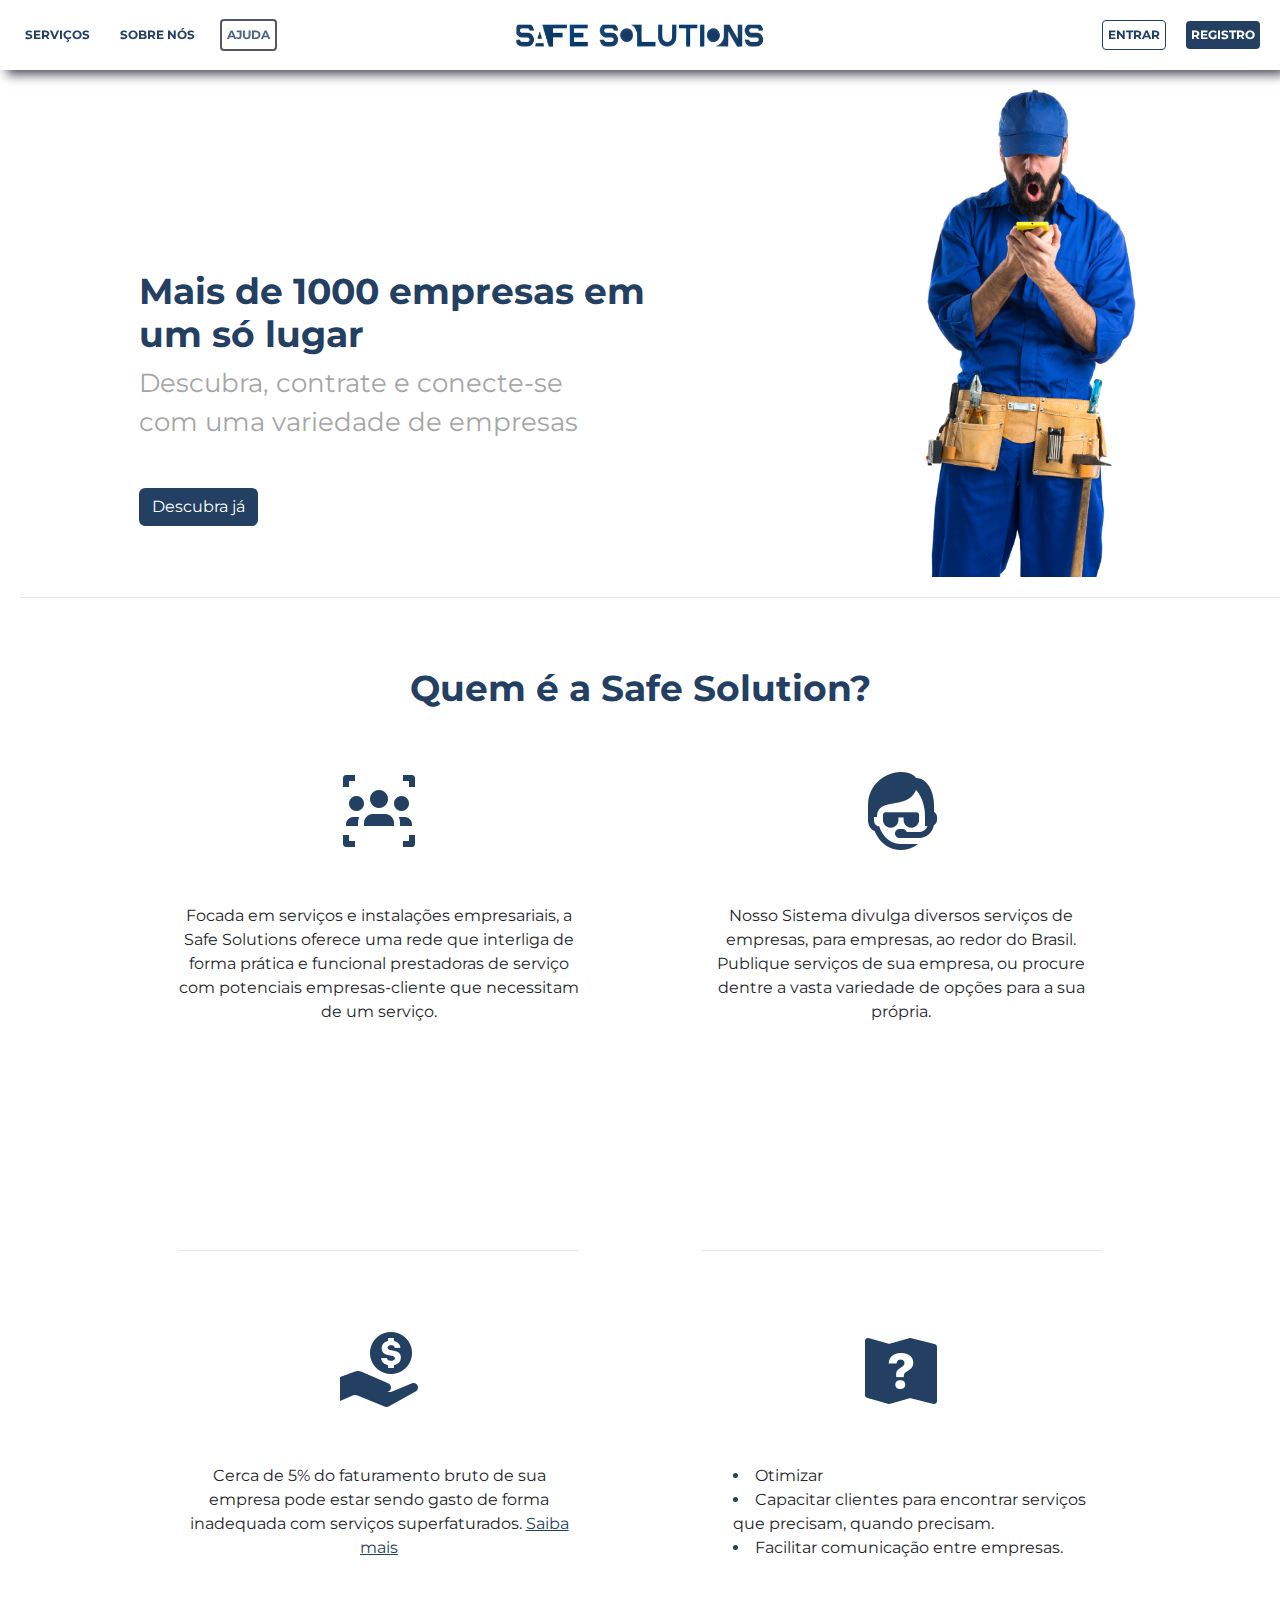
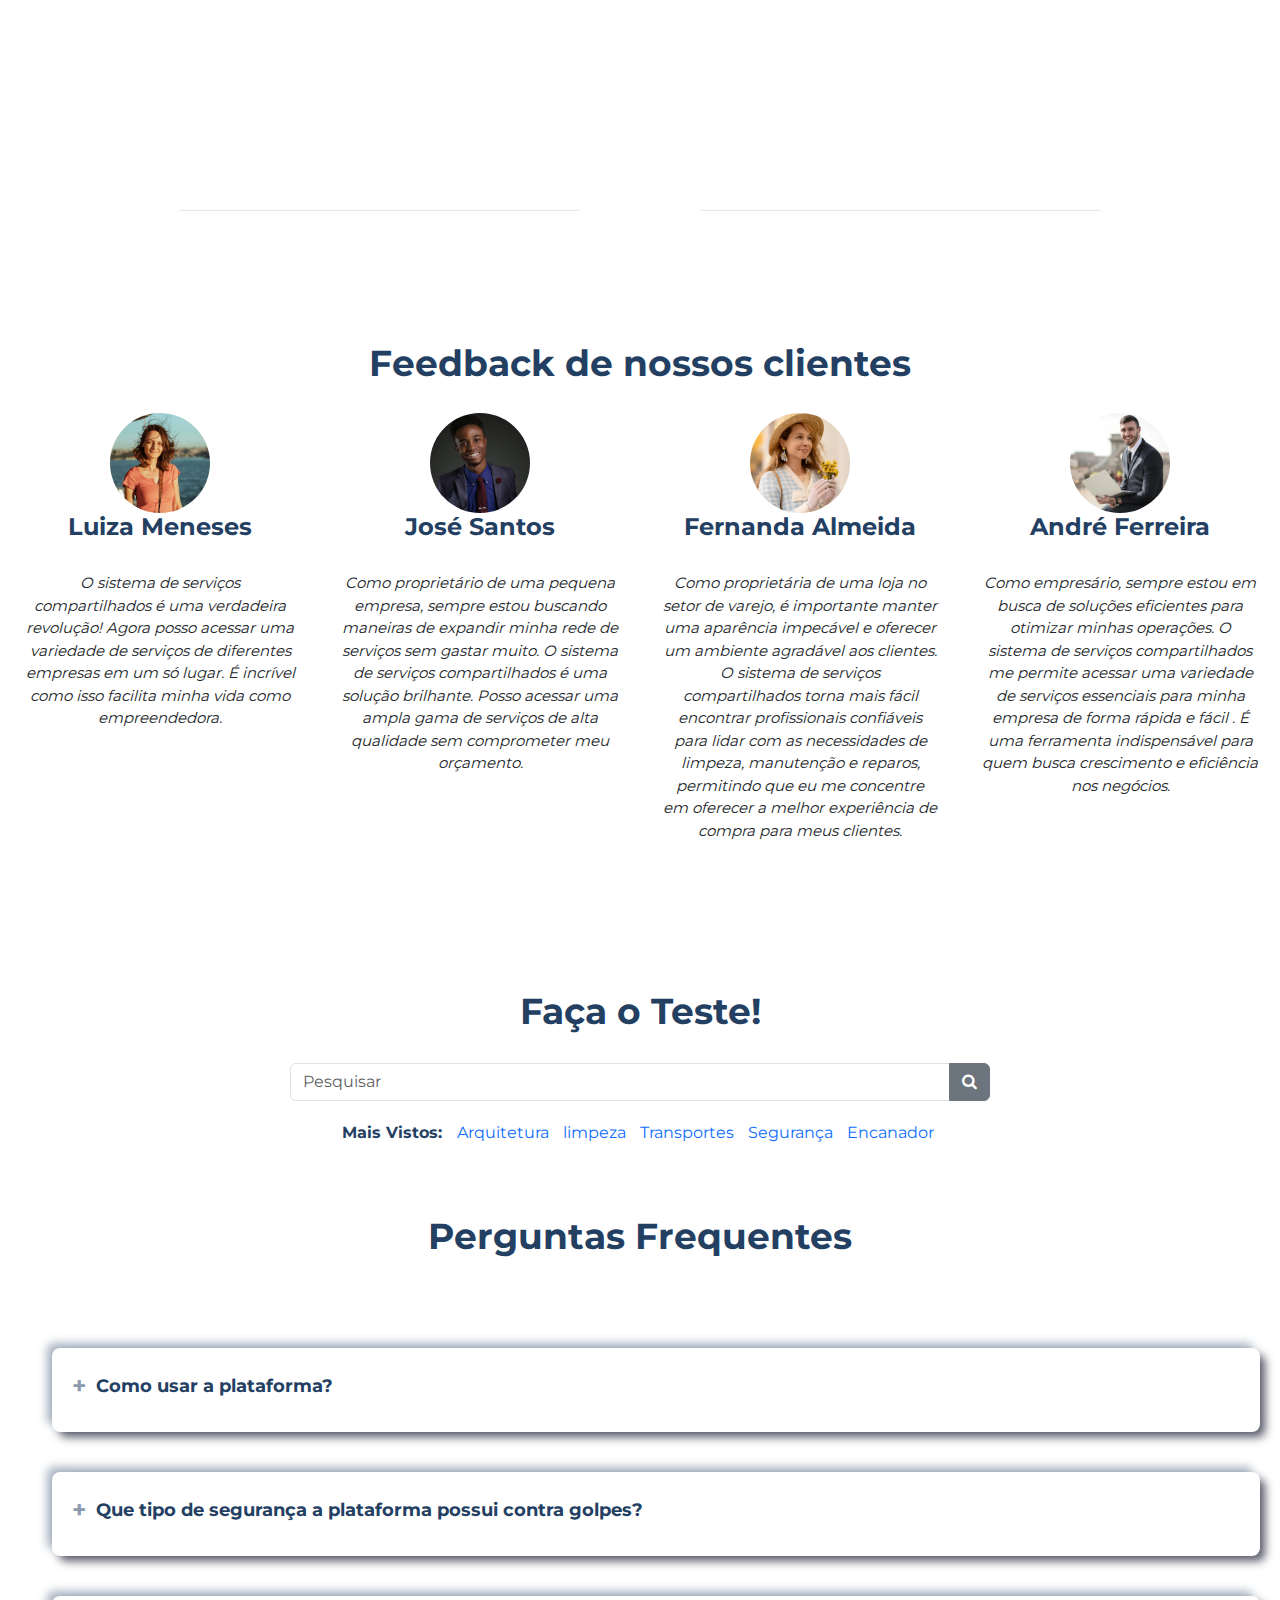
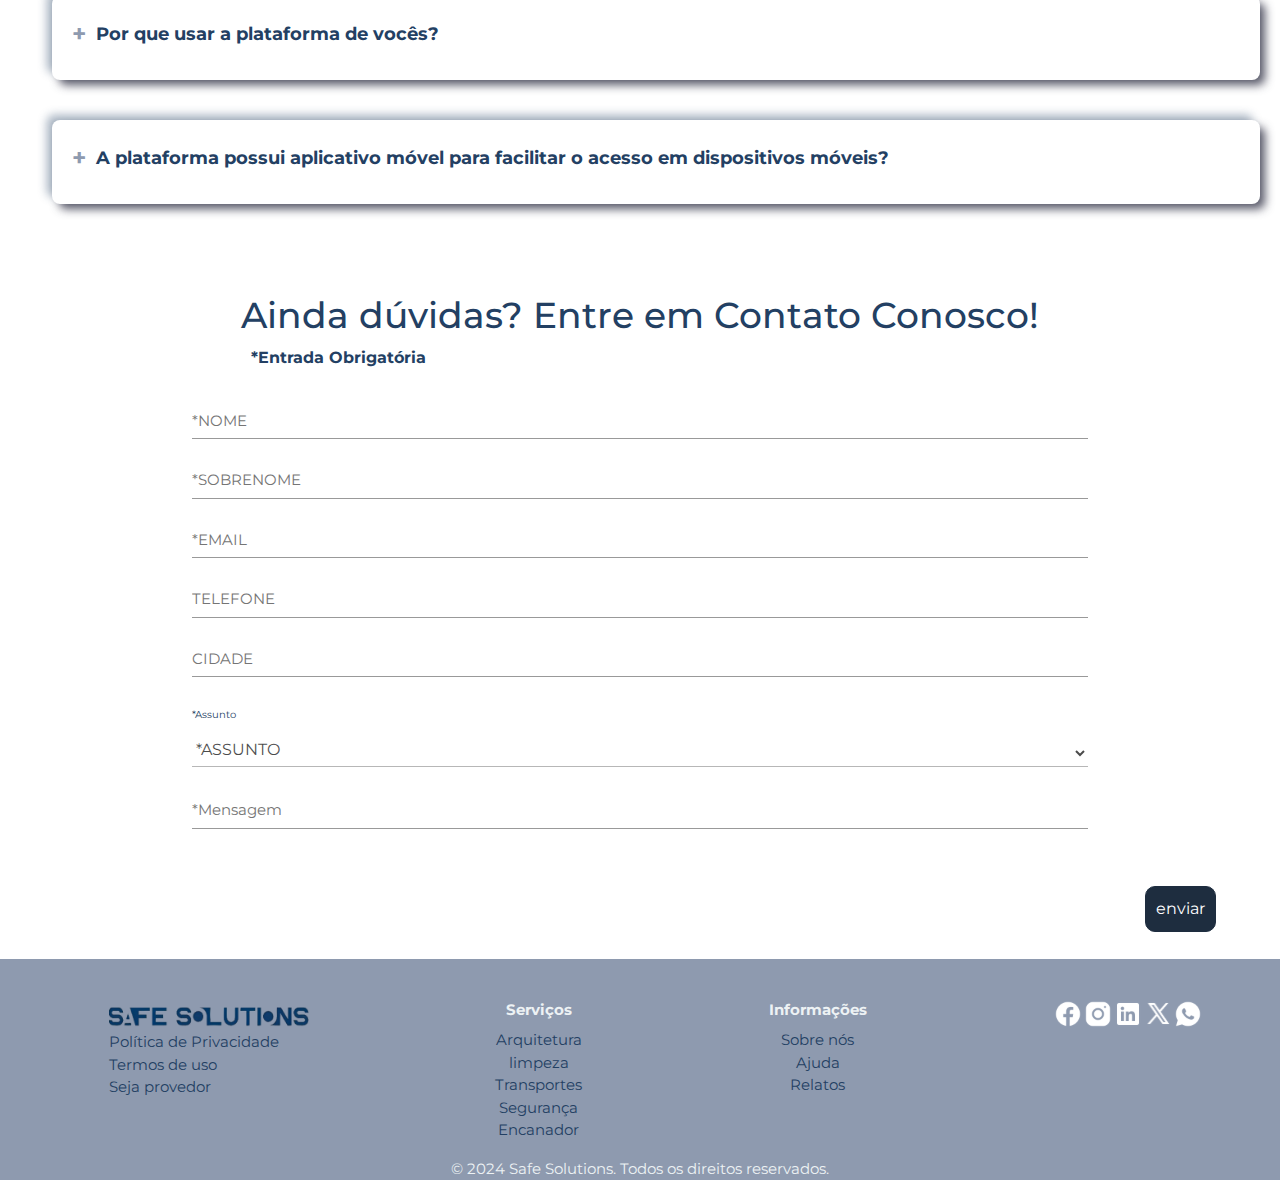
<file: index.html>
<!DOCTYPE html>
<html lang="pt-br">
<head>
    <meta charset="UTF-8">
    <meta http-equiv="X-UA-Compatible" content="IE=edge">
    <meta name="viewport" content="width=device-width, initial-scale=1.0">

    <title>Safe Solutions</title>

    <link rel="stylesheet" href="https://cdn.jsdelivr.net/npm/bootstrap@4.0.0/dist/css/bootstrap.min.css" integrity="sha384-Gn5384xqQ1aoWXA+058RXPxPg6fy4IWvTNh0E263XmFcJlSAwiGgFAW/dAiS6JXm" crossorigin="anonymous">
    <link rel="stylesheet" href="bootstrap-5.3.3-dist/bootstrap-5.3.3-dist/css/bootstrap.min.css">
    <link rel="stylesheet" href="padronizacao/padrao.css">
    <link rel="stylesheet" href="css/index.css">
    <link rel="preconnect" href="https://fonts.googleapis.com">
    <link rel="preconnect" href="https://fonts.gstatic.com" crossorigin>
    <link rel="icon" href="img/icon-logo.png">
    <link rel='stylesheet' href='https://cdnjs.cloudflare.com/ajax/libs/font-awesome/4.7.0/css/font-awesome.min.css'>
    
    
</head>
<body >
    <!-- Botao de voltar ao topo -->
    <button id="botaoScroll" onclick="voltartopo()">&uarr;</button>


    <header class="header" id="header">      
        <!-- Menu versão mobile -->
        <div class="menuOculto" id="menuOculto">
            <button class="btn-close-x" onclick="fecharNav()">&times;</button>
            <a href="#" id="active">AJUDA</a>
            <a href="#">SERVIÇOS</a>
            <a href="#">SOBRE NÓS</a>
            <a href="#">ENTRAR</a>
        </div>

        <!-- Menu da Versão Desktop -->
        <div class="elements-header">
            
            <img src="img/Menu.svg" alt="Menu" id="elements-header" style="font-size: 30px; cursor: pointer;" onclick="abrirNav()">

            <div class="elementsHeader-desktop">
                <a href="#">SERVIÇOS</a>
                <a href="#">SOBRE NÓS</a>
                <a href="#" id="active">AJUDA</a>
            </div>
            <div class="logo">
                <a href="#" id="logo-header"><img src="img/Logo.png" alt=""></a>
            </div>
            <div class="left-header-desktop">
                <a href="#" class="login">ENTRAR</a>
                <a href="#" class="registro">REGISTRO</a>
            </div>
        </div>
    </header>


      <!-- Botão disponível apenas no mobile. Junte-se a nós -->
      <button class="btn-primary d-lg-none btn-block joinUs">Seja Provedor <img src="img/Fast forward.png" alt=""></button>

    <!--Área com todos os textos do corpo do site, Cada div text é um texto com seu icone,
    falta alterá-lo de acordo com o novo figma, está totalmente responsivo ja.-->
    <main class="main-content">
        <!-- Imagem divulgando serviços - Inicio -->
         <div class="firstImage d-flex fade-in">
            <div class="leftContent">
                <h4>Mais de 1000 empresas em <br> um só lugar</h4>
                <p>Descubra, contrate e conecte-se <br> com uma variedade de empresas</p>
                <button class="text-button btn">Descubra já</button>
            </div>
            <div class="rightContent">
                <img src="img/firstImage/plumber-talking-mobile.jpg" alt="Engineer">
            </div>
         </div>

       
        

        <h4 id="quemSomos" class="title-main-text fade-in">Quem é a Safe Solution?</h4>
        <section class="text-body fade-in">
            <div class="Text">
                
                <img src="img/Safety.svg" alt="Icon" class="icon-main-text">
                <p> Focada em serviços e instalações  empresariais, a Safe Solutions
                    oferece uma rede que interliga de forma prática e funcional 
                    prestadoras de serviço com potenciais empresas-cliente que 
                    necessitam de um serviço.</p>
            </div>
            <div class="Text">
                
                <img src="img/tecnico_itb.svg" alt="tecnico_itb" class="icon-main-text">
                <p>Nosso Sistema divulga diversos serviços de empresas, para empresas, ao redor do Brasil.
                    Publique serviços de sua empresa, ou procure dentre a vasta variedade de opções para
                    a sua própria.
                </p>
            </div>
            
            <div class="Text">
               
                <img src="img/gastos.svg" alt="Icon" class="icon-main-text">
                <p>Cerca de 5% do faturamento bruto de sua empresa pode estar
                    sendo gasto de forma inadequada com serviços superfaturados.
                    <span>
                    <a href="https://www.solucoesdynamicair.com.br/blog/atencao-aos-custos-de-manutencao-em-sua-industria" target="_blank" style="color: #234063; text-decoration: underline;">
                        Saiba mais</a>
                </span>
                </p>
            </div>
            <div class="Text">
                <img src="img/Quest.svg" alt="Quest" class="icon-main-text">
                <ul class="list">
                    <li>
                      Otimizar
                    </li>
                    <li>
                        Capacitar clientes para encontrar serviços que precisam, quando precisam.
                    </li>
                    <li>
                        Facilitar comunicação entre empresas.
                    </li>
                </ul>
            </div>
        </section>

         <!--Divulgação do app Mobile - INICIO -->
         <div class="applicationMobile d-flex d-lg-none">
            <h4>BAIXE NOSSO APLICATIVO</h4>
            <p>Gerenciamento de serviços na palma da mão</p>
            <div class="aplicationLinks mt-5 mb-5">
                    <a href="#" class="pr-4"><img src="img/aplication/disponivel-google-play-badge 1.png" width="150" alt="GOOGLE PLAY"></a>
                    <a href="#"><img src="img/aplication/disponivel-na-app-store-botao 1.png" width="150" alt="APP STORE"></a>
            </div>

            <img src="img/aplication/BAIXE NOSSO APLICATIVO.png" width="400" alt="CELLPHONE" class="cellphone">
                
        </div>
    </main>
        <!-- Feedbacks de outros Clientes -->
        <section id="relatos" class="comments-area fade-in">
            <h4 class="title-main-text">Feedback de nossos clientes</h4>
            <div class="comments">
                <div class="container">
                <img src="img/woman1.png" alt="">
                <h4 class="peopleName">Luiza Meneses</h4>
                <p>O sistema de serviços compartilhados
                    é uma verdadeira revolução! Agora posso
                    acessar uma variedade de serviços de
                    diferentes empresas em um só lugar. É 
                    incrível como isso facilita minha vida como 
                    empreendedora.</p>
            </div>
            <div class="container">
                <img src="img/man1.png" alt="">
                <h4 class="peopleName">José Santos</h4>
                <p>Como proprietário de uma pequena empresa,
                    sempre estou buscando maneiras de expandir 
                    minha rede de serviços sem gastar muito. O
                    sistema de serviços compartilhados é uma 
                    solução brilhante. Posso acessar uma ampla
                    gama de serviços de alta qualidade sem comprometer
                    meu orçamento.</p>
            </div>
            <div class=" container">
                <img src="img/woman2.png" alt="">
                <h4 class="peopleName">Fernanda Almeida</h4>
                <p>Como proprietária de uma loja no setor 
                    de varejo, é importante manter uma 
                    aparência impecável e oferecer um 
                    ambiente agradável aos clientes. O 
                    sistema de serviços compartilhados 
                    torna mais fácil encontrar profissionais 
                    confiáveis para lidar com as necessidades 
                    de limpeza, manutenção e reparos, permitindo
                    que eu me concentre em oferecer a 
                    melhor experiência de compra para 
                    meus clientes.
                </p>
            </div>
            <div class="container">
                <img src="img/man2.png" alt="">
                <h4 class="peopleName">André Ferreira</h4>
                <p>Como empresário, sempre estou em busca
                    de soluções eficientes para otimizar
                    minhas operações. O sistema de serviços
                    compartilhados me permite acessar uma
                    variedade de serviços essenciais para 
                    minha empresa de forma rápida e fácil
                    . É uma ferramenta indispensável para
                    quem busca crescimento e eficiência 
                    nos negócios.</p>
            </div>
        </div>
        </section>

        <!-- Barra de pesquisa + Categorias - Inicio -->
        <section class="categorias">
            <h4 class="title-main-text">Faça o Teste!</h4>
            <div class="input-group">
                
                <input type="text" class="form-control" placeholder="Pesquisar">
                <div class="input-group-append">
                    <button class="btn btn-secondary" type="button">
                        <i class="fa fa-search"></i>
                     </button>
                </div>

            </div>
            
        </section>
        <div class="links d-flex">
            <strong>Mais Vistos:</strong>
            <div class="servicos-links">
                <a href="#">Arquitetura</a>
                <a href="#">limpeza</a>
                <a href="#">Transportes</a>
                <a href="#">Segurança</a>
                <a href="#">Encanador</a>
            </div>
        </div>

        
        <!-- Barra de pesquisa + Categorias - FIM -->


        <section class="FAQ">
            <h4 class="title-main-text blue2 align-text">Perguntas Frequentes</h4>
            <ul class="FAQ-container">
                <li>
                    <input type="radio" name="faq" id="firstFAQ" >
                    <label for="firstFAQ">Como usar a plataforma?</label>
                    <div class="faq-content">
                        <p>
                        Como Provedor - você pode divulgar os serviços que sua empresa disponibiliza. <br/>  
                        Como Cliente - Você poderá ter acesso a diversoso serviços disponiveis.
                        </p>
                    </div>
                </li>
                <li>
                    <input type="radio" name="faq" id="secondFAQ">
                    <!-- placeholder -->
                    <label for="secondFAQ">Que tipo de segurança a plataforma possui contra golpes?</label>
                    <div class="faq-content">
                        <p>
                            Instalações e serviços empresariais, no geral, demandam muitas etapas, 
                            um contato individual com as servidoras, e uma burocracia que precisa
                            perder espaço com a rapidez do mercado moderno. A grandiosa vantagem 
                            da Safe Soluction© é reunir todas as etapas do processo num único lugar,
                            otimizando tempo e unificando também a contatação para todas as empresas,
                            sejam elas prestadoras ou solicitantes de serviços.</p>
                    </div>
                </li>
                <li>
                    <input type="radio" name="faq" id="thirdFAQ">
                    <label for="thirdFAQ">Por que usar a plataforma de vocês?</label>
                    <div class="faq-content">
                        <p>
                            Instalações e serviços empresariais, no geral, demandam muitas etapas, 
                            um contato individual com as servidoras, e uma burocracia que precisa
                            perder espaço com a rapidez do mercado moderno. A grandiosa vantagem 
                            da Safe Soluction© é reunir todas as etapas do processo num único lugar,
                            otimizando tempo e unificando também a contatação para todas as empresas,
                            sejam elas prestadoras ou solicitantes de serviços.
                        </p>
                    </div>
                </li>
                <li>
                    <input type="radio" name="faq" id="fourthFAQ">
                    <label for="fourthFAQ">A plataforma possui aplicativo móvel para facilitar o acesso em dispositivos móveis?</label>
                    <div class="faq-content">
                        <p>
                            Sim, a plataforma possui uma versão mobile, que está disponível para Android e IOS. O aplicativo é essencial para quem busca praticidade e um acompanhamento
                        dos serviços e contatações mesmo longe dos dispositivos desktop.
                        </p>
                    </div>
                </li>
            </ul>

        </section>
        

        <form id="ajuda" class="forms">
            <div class="forms-title">
                <h4>Ainda dúvidas? Entre em Contato Conosco!</h4>
                <p>*Entrada Obrigatória</p>
            </div>
                <div class="forms-data">
                    <input type="text" placeholder="*NOME" onfocus="focusName()" id="name">
                    <input type="text" placeholder="*SOBRENOME">
                    <input type="email" placeholder="*EMAIL">
                    <input type="tel" placeholder="TELEFONE">
                    <input type="text" placeholder="CIDADE">
                    <div class="razao">
                    <p>*Assunto</p>
                    <select name="Assunto" id="Assunto">
                        <option value="Assunto" selected>*ASSUNTO</option>
                        <option value="Reclamacao" >RECLAMAÇÃO</option>
                        <option value="Elogio" >ELOGIO</option>
                        <option value="Informacao" >INFORMAÇÃO</option>
                    </select>
                    <div class="textarea">
                        <textarea  rows="1" placeholder="*Mensagem" id="mensagem" oninput="ajustarTexto()"></textarea>
                    </div>
                </div>
                </div>
                <input id="submit" type="submit" value="enviar">
        </form>

        <!--Nosso rodapé inteiro, atualmente ele está responsivo, mas não da maneira certa,
        ao chegar a uns 720px (largura não precisa) ele precisa ficar em fileira, e não coluna-->
        <footer class="footer">
            <div class="servicos mt-4">
                <ul class="mt-4 container1">
                    <a href="#"> <img src="img/Logo (Reserva).png" width="200" alt="LOGO"></a>
                    <li><a href="#">Política de Privacidade</a></li>
                    <li><a href="#">Termos de uso</a></li>
                    <li><a href="#">Seja provedor</a></li>
                </ul>
               <ul class="container2 d-flex flex-column mt-3" >               
                    <strong class="pb-2">Serviços</strong>
                    <li><a href="#">Arquitetura</a></li>
                    <li><a href="#">limpeza</a></li>
                    <li><a href="#">Transportes</a></li>
                    <li><a href="#">Segurança</a></li>
                    <li><a href="#">Encanador</a></li>
               </ul>
               
               <ul class="container3 d-flex flex-column mt-3">
                    <strong class="pb-2">Informações</strong>
                    <li><a href="#quemSomos">Sobre nós</a></li>
                    <li><a href="#ajuda">Ajuda</a></li>
                    <li><a href="#relatos">Relatos</a></li>

               </ul>
            
               <ul class="container4 d-flex flex-row mt-3">

                    <a href="#">
                        <img src="img/redesSociais/Facebook.svg" width="30" alt="Facebook">
                    </a>

                    <a href="#">
                        <img src="img/redesSociais/Instagram.svg" width="30" alt="Instagram">
                    </a>

                    <a href="#">
                        <img src="img/redesSociais/LinkedIn.svg"  width="30" alt="LinkedIn">
                    </a>

                    <a href="#">
                        <img src="img/redesSociais/x.svg"  width="30"  alt="x">
                    </a>

                    <a href="#">
                        <img src="img/redesSociais/zap.svg" width="30" alt="Whatsapp">
                    </a>
               </ul>

              
            </div>
          
               <span class="align-text">© 2024 Safe Solutions. Todos os direitos reservados.</span>
        </footer>




   <script src="js/script.js"></script>
   <script src="https://code.jquery.com/jquery-3.2.1.slim.min.js" integrity="sha384-KJ3o2DKtIkvYIK3UENzmM7KCkRr/rE9/Qpg6aAZGJwFDMVNA/GpGFF93hXpG5KkN" crossorigin="anonymous"></script>
<script src="https://cdn.jsdelivr.net/npm/popper.js@1.12.9/dist/umd/popper.min.js" integrity="sha384-ApNbgh9B+Y1QKtv3Rn7W3mgPxhU9K/ScQsAP7hUibX39j7fakFPskvXusvfa0b4Q" crossorigin="anonymous"></script>
<script src="https://cdn.jsdelivr.net/npm/bootstrap@4.0.0/dist/js/bootstrap.min.js" integrity="sha384-JZR6Spejh4U02d8jOt6vLEHfe/JQGiRRSQQxSfFWpi1MquVdAyjUar5+76PVCmYl" crossorigin="anonymous"></script>
   <script src="bootstrap-5.3.3-dist/bootstrap-5.3.3-dist/js/bootstrap.js"></script>
   <script src="bootstrap-5.3.3-dist/bootstrap-5.3.3-dist/js/bootstrap.bundle.min.js"></script>
</body>

</html>
</file>
<file: padronizacao/padrao.css>
:root{
    --blue: #2B2D42;
    --blue2: #1d1e20;
    --blue3:#234063;
    --blue4:#1E2D3F;
    --white: #EDF2F4;
}
/*Formatações para evitar css-inline*/
.blue2{color: #234063}
.text-underline{text-decoration: underline;}
.bold{font-weight: bolder;}
.fade-in {
    opacity: 0;
    transform: translateY(20px);
    transition: opacity 1s ease-out, transform 1s ease-out;
}

.loaded .fade-in {
    opacity: 1;
    transform: translateY(0);
}

/*Fim das formatações*/

/* formata o site para todos ficarem em uma posição "Reset", alguns navegadores possuem um
    CSS por padrão, isso remove eles*/
*{
    margin: 0;
    padding: 0;
    
}
@font-face {
    font-family: "montserrat";
    src: url("../fonts/Montserrat-VariableFont_wght.ttf");
}

body{
    font-family: "montserrat";
    height: 100%;
}

/* Botão que da um scroll rápido para cima */
#botaoScroll{
    position: fixed;
    border: none;
    background-color: var(--blue);
    padding:7px 20px;
    border-radius: 20px;
    color: white;
    font-size: 2em;
    z-index: 1000;
    right: 20px;
    bottom: 20px;
    cursor: pointer;
    display: none;
    transition: all 0.2s;
    scroll-behavior: smooth;
}
#botaoScroll:hover{
    background-color: var(--blue4);
    transition: all 0.2s;
}


#active{
    border: 2px solid var(--blue3);
    background-color: var(--blue3);
    color: var(--blue2);

}
.header .menuOculto{
    font-weight: bold;

}
.header{
    position: fixed;
    justify-content: space-around;
    width: 100%;
    background-color: white;
    box-shadow: 6px 6px 10px -1px rgba(45, 46, 66, 0.8),
                -6px -6px 10px -1px rgba(35, 64, 99, 0.40) ;
    z-index: 997;
}
.fixedHeader{
    position: fixed;
}

.elements-header{
    display: flex;
    flex-direction: row;
    justify-content: space-between;
    align-items: center;
    padding: 7px 10px;
    height: 70px;
    margin: 0 auto;  
}


.left-header-desktop a , .elementsHeader-desktop a{
    margin: 0 10px;
    text-align: center;
}
.elements-header #logo-header img{
    width: 250px;
}

.elementsHeader-desktop{
    display: none;
    justify-content: flex-start;
    
}
.left-header-desktop{
    display: none;
    justify-content: flex-end;
}
.menuOculto a{
    text-decoration: none;
    color: #fff;
    padding: 8px 8px 8px 32px;
    font-size: 25px;
    display: block;
    margin-bottom: 20px;
    margin-top: 20px;
    transition: 0.1s;
}
.menuOculto a:hover{
    color: var(--blue2);
}
.btn-close-x{
    position: absolute;
    top: 25px;
    right: 25px;
    background-color: transparent;
    border: none;
    font-size: 32px;
    color: var(--white);
    cursor: pointer;
    padding: 2px;
    width: 40px;
    transition: 0.5s;
}
.btn-close:hover{
    background-color: #234063;
    border-radius: 10px;
    transition: border 0.5s;

}
.menuOculto{
    height: 100%;
    width: 300px;
    margin-left: -100vw;
    position: fixed;
    z-index: 1;
    top: 0;
    left: 0;
    background-color: #1E2D3F;
    transition: 0.5s;
    padding-top: 60px;
    transition: border 0.5s;
    text-align: left;
}

#elements-header{
    margin-left: 16px;
}


.footer .servicos ul{
    list-style: none;
    
}
.footer{
    margin-top: 3vh;
    width: 100%;
    background-color: var(--blue2);
    display: flex;
    flex-direction: column;
    color: var(--white);
    font-size: 15px;
}
.footer .servicos{
    background-color: none;
}
.footer .servicos .container1{
    text-align: left ;
}
.footer .servicos ul a {
    display: inline;
    color: #234063;
}

.footer strong{
    color: var(--white);
}



@media screen and (min-width:700px){
    .elements-header{
        max-width: 700px;
    }
}
@media screen and (min-width:993px) {
    .logo{
        flex-grow: 1;
    }
    .elementsHeader-desktop, .left-header-desktop{
        display: flex;
        align-items: center;
    }
    .elements-header{
        white-space: nowrap; /*Evita quebra de linhas*/
        display: grid;
        grid-template-columns: 1fr auto 1fr;
        max-width: none;
    }
    #active{
        border-radius: 4px;
        opacity: 0.8;
        color: var(--blue3);
        background-color: transparent;
        border: 2px solid var(--blue);
    }
    .elementsHeader-desktop a , .left-header-desktop a{
        text-decoration: none;
        color: var(--blue3);
        font-weight: bolder;
        padding:5px;
        font-size: 12px;
    }
    .left-header-desktop .login{
        border: 1px solid var(--blue3);
        border-radius: 4px;
        transition: background-color 0.5s;
    }
    .left-header-desktop .registro{
        color: white;
        background-color: var(--blue3);
        border-radius: 4px;
        transition: opacity 0.5s;
    }
    .left-header-desktop .registro:hover{
        opacity: 0.8;
        transition: opacity 0.5s;
    }
    .left-header-desktop .login:hover{
        background-color: #f1f1f1;
        transition: background-color 0.5s;
    }
    
    .elementsHeader-desktop a:hover{
        opacity: 0.8;
        border-radius: 4px;
        color: var(--blue3);
        background-color: transparent;
        border: 1px solid var(--blue);
    }
    #elements-header{
        display: none;
    }
    .menuOculto{
        display: none;
    }      

    .footer .servicos{
        display: flex;
        flex-direction: row;
        justify-content: space-around;
        text-align: center;
    }
   
    }
</file>
<file: css/index.css>
/*palheta de cores do site, para usar basta aplicar color: var("nome da var")*/
:root{
    --blue: rgb(43, 45, 66);
    --blue2: #8e9aaf;
    --blue3:rgb(35, 64, 99);
    --blue4:#1E2D3F;
    --white: #EDF2F4;
}
html, body{
    overflow-x: hidden;
}
a{
    text-decoration: none;
}
strong{
    color: var(--blue3);
}


/*Formatações para evitar css-inline*/
.blue2{color: #234063}
.text-underline{text-decoration: underline;}
.bold{font-weight: bold;}
.align-text{
    text-align: center;
}


/*Fim das formatações*/

/*Botao Junte-se a nós*/
    .joinUs{
        max-width: 90%;
        margin: 160px auto 20px auto;
        border:none;
        border-radius: 2px;
        font-size: 20px;
        padding: 10px;
        background-color: var(--blue3);
        
    }
    
    .joinUs:hover{
        background-color: var(--blue4);
    }
    

    /* Divulgação de serviços */
    .firstImage{
        justify-content: space-around;
        width: 100%;
        margin: 20px 20px 0 20px;
        padding-bottom: 20px;
        box-shadow: rgba(17, 17, 26, 0.1) 0px 1px 0px;
        
    }

    .firstImage .leftContent{
        margin-top: clamp(20px, 20%, 200px);
    }
    .firstImage .leftContent h4{
        color: #234063;
        font-weight: bold;
    }
    .firstImage .leftContent p{
        opacity: 0.7;
        color: gray;
    }
    .firstImage .leftContent button.text-button{
        color: white;
        background-color: var(--blue3);
        cursor: pointer;
        margin-top: 30px;
       
    }
    .firstImage .rightContent img{
       width: 300px;
       z-index: 1;
        
    }
    

/*Formatações do carrossel*/


/* Divulgação do aplicativo */
.applicationMobile{
    background-color: var(--blue3);
    color: white;
    padding-top: 20px;
    margin-top: 100px;
    margin-bottom: 150px;
    flex-direction: column;
    align-items: center;
    max-height: 600px;
}
.applicationMobile h4{
    font-weight: bold;
}

/* Formatações sobre os 4 elementos que informam o objetivo no site */
.title-main-text{
    margin-top: 70px;
    font-weight: bold;
    color:var(--blue3);
    text-align: center;
}

.text-body{
    display: grid;
    grid-template-columns: repeat(2,1fr);
    gap: 20px;
    text-align: center;
    margin: 20px auto;
    max-width: 80%;
    justify-content: space-between;
    grid-gap: 20px;
    

}
.text-body .Text{
    margin: 20px auto;
}
.Text{
    margin: 20px 40px 20px 0;
    box-shadow: rgba(17, 17, 26, 0.1) 0px 1px 0px;
    max-width: 400px;
    height: 500px;
}
.Text p{
    margin-bottom: 3rem;
}

.icon-main-text{
    margin-bottom: 3rem;
    margin-top: 1rem;
}
.list{
    list-style-position: inside;
    text-align: start;
    
}

.list li::marker{
    color: var(--blue3);
}
.icon-main-text{
    width: 90px;
}




/*Comentarios de clientes*/
.comments-area{
    margin: 7rem 0 7rem 0;
}

.comments{
    display: grid;
    grid-template-columns:repeat(auto-fit, minmax(19rem, 4fr)) ;
}
.container{
    width: 300px;
    align-items: center;
    text-align: center;
    margin: 20px auto;
    gap: 15px;
}
.container h1{
    margin:20px auto;
}
.container img{
    width: 100px;
    border-radius: 100%;
}
.container p{
    font-style: italic;
    font-size: clamp(10px,15px,18px);
}
.peopleName{
    color: var(--blue3);
    margin-bottom: 30px;
    font-size: 1.5rem;
    font-weight: bold;
}


/* Barra de pesquisa + Categorias */
.categorias{
    
    width: clamp(300px, 700px, 90%);
    margin: 0 auto;

}

.categorias h4{
    margin-bottom: 30px !important; 
}
.links{
    margin-top: 20px;
    justify-content: center;
    gap: 10px;
}




.servicos-links a{
    margin: 0 5px;
}


/*Perguntas frequentes*/
.FAQ{
    width: 100%;
    

}
.FAQ-container{
    margin: 70px auto;
    width: calc(250px + 5%) ;
    display: grid;
    width: 100%;

}
.FAQ-container li{
    list-style-type: none;
    margin: 20px;
    padding: 10px;
    border-radius: 8px;
    box-shadow: 6px 6px 10px -1px rgba(45, 46, 66, 0.8),
                -6px -6px 10px -1px rgba(35, 64, 99, 0.40) ;
    cursor: pointer;
}
.FAQ-container li label{
    display: flex;
    align-items: center;
    padding: 10px;
    font-size: 18px;
    font-weight: bold;
    cursor: pointer;
    color: var(--blue3);
}
.FAQ-container li label::before{
    content: "+";
    margin-right: 10px;
    font-size: 24px;
    font-weight: bold;
    color: var(--blue2);
}
.FAQ-container li input[type="radio"]{
    display: none;
}
.faq-content{
    color: var(--blue2);
    padding: 0 10px;
    line-height: 26px;
    max-height: 0;
    overflow: hidden;
    transition: max-height 0.5s, padding 0.5s;
}
.FAQ-container li input[type="radio"]:checked+ label + .faq-content{
    max-height: 300px;
    padding: 10px 10px 20px;
}
.FAQ-container li input[type="radio"]:checked+ label::before{
    content: "-";
}

/* Formularios */
.forms{
    text-align: center;
    color: var(--blue3);
}
.forms-title{
    margin: auto;
    width: fit-content;
    font-weight: bold;
}
.forms-title p{
    text-align: left;
    margin-left: 10px;
}
.forms-data{
    display: flex;
    flex-direction: column;
    width: 70vw;
    margin: 40px auto;

}
.forms-data input{
    margin-bottom: 2em;
    border:none;
    border-bottom:1px solid rgba(0, 0, 0, 0.4);
    font-size: 15px;
    padding-bottom: 6px;
    
}
.forms-data input:focus{
    outline: none;
}
.forms-data .razao{
    align-self: flex-start;
    text-align: left;
}
.razao p{
    font-size: 10px;
}
.razao select{
    border: none;
    background-color: white;
    border-bottom: 1px solid rgba(0, 0, 0, 0.4);
    width: 70vw;
    padding-bottom: 6px;
    opacity: 0.7;
}

/*Botão RESET*/
.forms input[type="submit"]{
    padding: 10px;
    margin-left: calc(100% - 200px);
    background-color: var(--blue4);
    border: 1px solid var(--blue4);
    color: white;
    border-radius: 10px;
    cursor: pointer;
   
}


.textarea{
    margin: 2em 0 10px 0;
}
.textarea textarea{
    border: none;
    border-bottom: 1px solid rgba(0, 0, 0, 0.4);
    resize: none;
    outline: none;
    font-size: 15px;
    padding-bottom: 6px;
    width: 70vw;
}


@media screen and (max-width:620px){
    .servicos-links{
        max-width: clamp(300px, 40%, 500px);
    }
    
}
@media  screen and (min-width: 720px) {
    .joinUs{
        max-width: 700px;
    }
}

@media screen and (min-width: 993px){
    h4{
        font-size: 36px;
    }
    .firstImage .leftContent p{
        font-size: 26px;
    }
    .firstImage{
        margin-top: 70px;
    }

}

@media screen and (max-width: 1200px){
    .text-body{
        grid-template-columns: repeat(1,1fr);
    }
    .Text{
        height: fit-content;
    }
    @media screen and (max-width: 400px){
        .firstImage .rightContent img{
            width: 200px;
        }
    }
}
</file>
